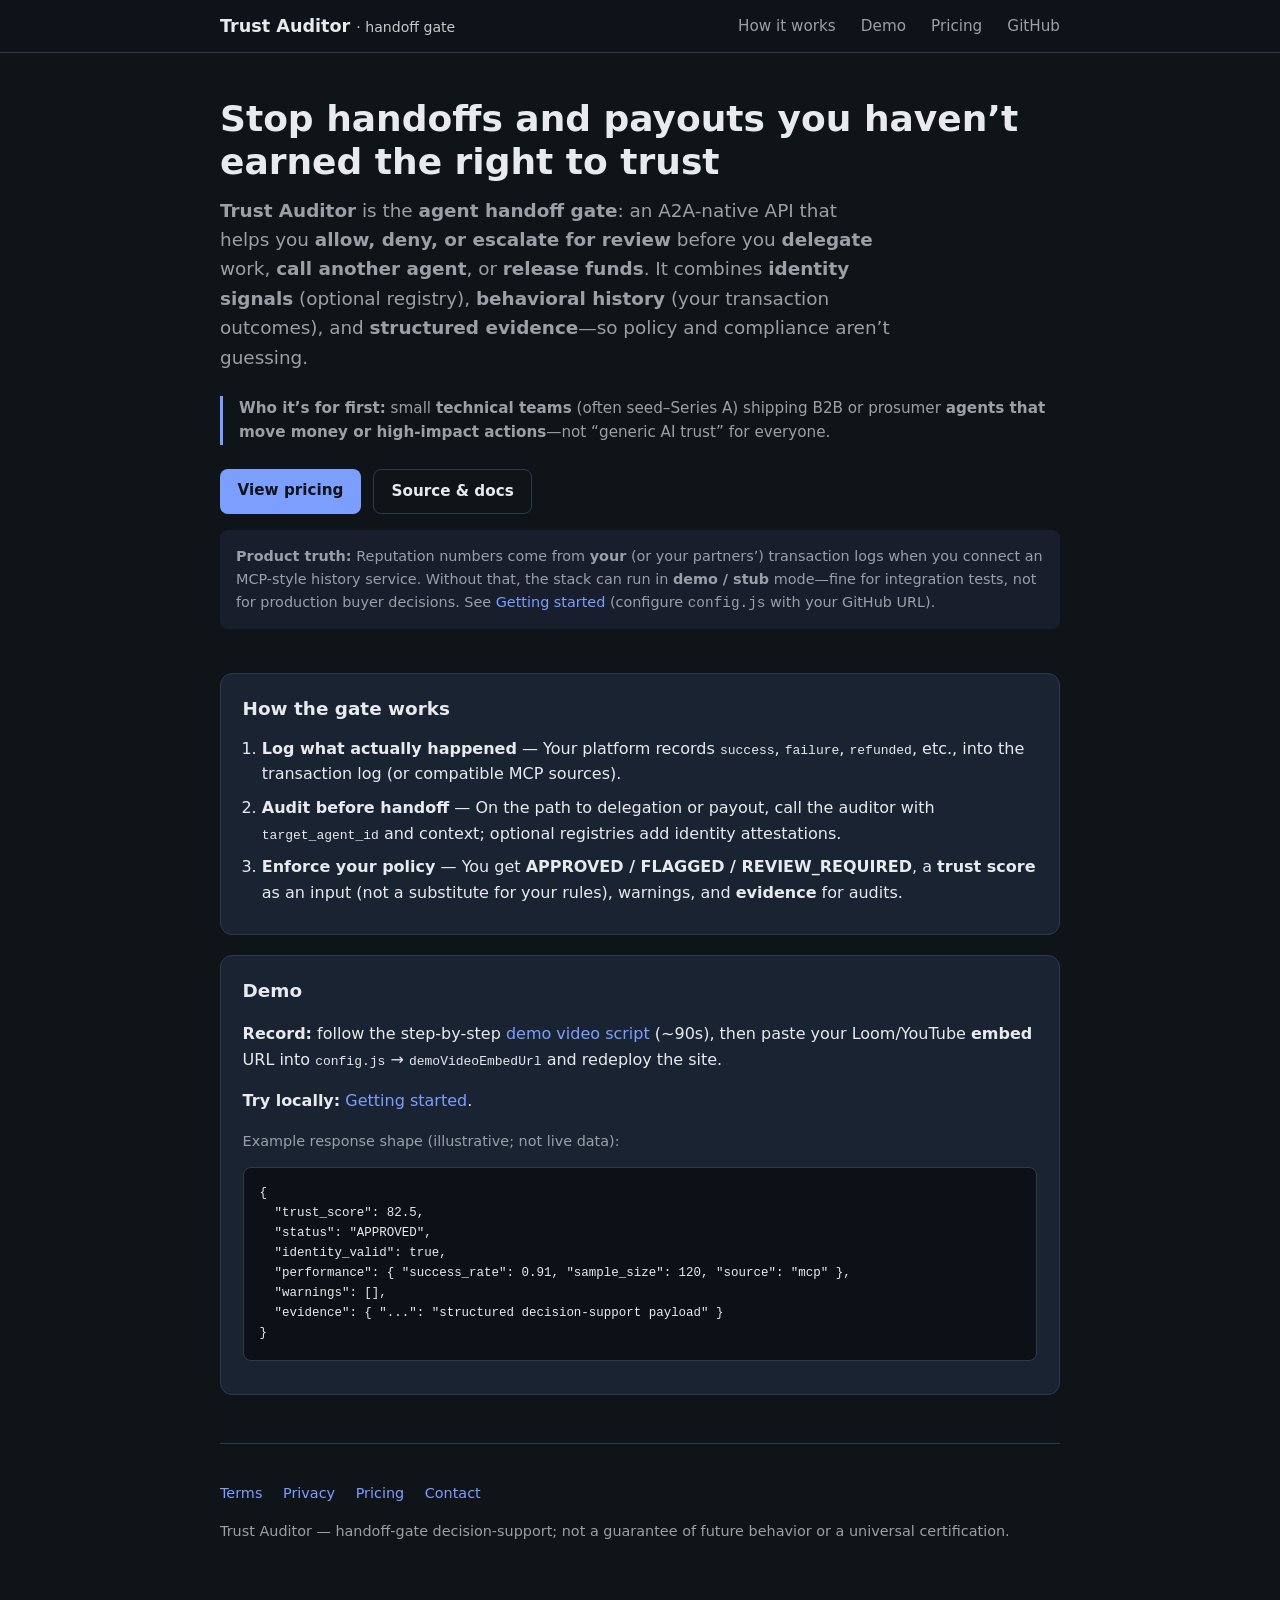
<file: reputation-auditor-site/index.html>
<!doctype html>
<html lang="en">
<head>
  <meta charset="utf-8" />
  <meta name="viewport" content="width=device-width, initial-scale=1" />
  <meta name="description" content="Trust Auditor — agent handoff gate (A2A). Allow, deny, or review before delegating to another agent or releasing funds. Identity + behavioral history + evidence." />
  <title>Trust Auditor — Agent handoff gate</title>
  <link rel="stylesheet" href="./styles.css" />
</head>
<body>
  <header class="site-header">
    <div class="header-inner">
      <a class="brand" href="./index.html">Trust Auditor <span style="font-weight:500;opacity:0.85;font-size:0.88rem">· handoff gate</span></a>
      <nav>
        <a href="./index.html#how">How it works</a>
        <a href="./index.html#demo">Demo</a>
        <a href="./pricing.html">Pricing</a>
        <a href="#" data-role="github">GitHub</a>
      </nav>
    </div>
  </header>

  <main class="wrap">
    <section class="hero">
      <h1>Stop handoffs and payouts you haven’t earned the right to trust</h1>
      <p class="lead">
        <strong>Trust Auditor</strong> is the <strong>agent handoff gate</strong>: an A2A-native API that helps you
        <strong>allow, deny, or escalate for review</strong> before you <strong>delegate</strong> work,
        <strong>call another agent</strong>, or <strong>release funds</strong>. It combines <strong>identity signals</strong>
        (optional registry), <strong>behavioral history</strong> (your transaction outcomes), and
        <strong>structured evidence</strong>—so policy and compliance aren’t guessing.
      </p>
      <p class="icp">
        <strong>Who it’s for first:</strong> small <strong>technical teams</strong> (often seed–Series A) shipping B2B or prosumer
        <strong>agents that move money or high-impact actions</strong>—not “generic AI trust” for everyone.
      </p>
      <div class="cta-row">
        <a class="btn btn-primary" href="./pricing.html">View pricing</a>
        <a class="btn btn-secondary" href="#" data-role="github">Source &amp; docs</a>
      </div>
      <p class="truth">
        <strong>Product truth:</strong> Reputation numbers come from <strong>your</strong> (or your partners’) transaction logs when you connect an MCP-style history service.
        Without that, the stack can run in <strong>demo / stub</strong> mode—fine for integration tests, not for production buyer decisions.
        See <a href="#" data-role="getting-started">Getting started</a> (configure <code>config.js</code> with your GitHub URL).
      </p>
    </section>

    <section id="how" class="card">
      <h2>How the gate works</h2>
      <ol class="steps">
        <li><strong>Log what actually happened</strong> — Your platform records <code>success</code>, <code>failure</code>, <code>refunded</code>, etc., into the transaction log (or compatible MCP sources).</li>
        <li><strong>Audit before handoff</strong> — On the path to delegation or payout, call the auditor with <code>target_agent_id</code> and context; optional registries add identity attestations.</li>
        <li><strong>Enforce your policy</strong> — You get <strong>APPROVED / FLAGGED / REVIEW_REQUIRED</strong>, a <strong>trust score</strong> as an input (not a substitute for your rules), warnings, and <strong>evidence</strong> for audits.</li>
      </ol>
    </section>

    <section id="demo" class="card">
      <h2>Demo</h2>
      <p>
        <strong>Record:</strong> follow the step-by-step
        <a href="https://github.com/mauriciohollando/identityAgent/blob/main/docs/DEMO_VIDEO_SCRIPT.md">demo video script</a>
        (~90s), then paste your Loom/YouTube <strong>embed</strong> URL into
        <code>config.js</code> → <code>demoVideoEmbedUrl</code> and redeploy the site.
      </p>
      <p>
        <strong>Try locally:</strong>
        <a href="https://github.com/mauriciohollando/identityAgent/blob/main/docs/GETTING_STARTED.md">Getting started</a>.
      </p>
      <div id="demo-video-embed"></div>
      <p class="muted" style="color:var(--muted);font-size:0.9rem;margin-top:1rem">
        Example response shape (illustrative; not live data):
      </p>
      <pre class="sample-json">{
  "trust_score": 82.5,
  "status": "APPROVED",
  "identity_valid": true,
  "performance": { "success_rate": 0.91, "sample_size": 120, "source": "mcp" },
  "warnings": [],
  "evidence": { "...": "structured decision-support payload" }
}</pre>
    </section>

    <footer class="site-footer">
      <p>
        <a href="./terms.html">Terms</a>
        <a href="./privacy.html">Privacy</a>
        <a href="./pricing.html">Pricing</a>
        <a href="#" data-role="contact-email" data-show-address="false">Contact</a>
      </p>
      <p>Trust Auditor — handoff-gate decision-support; not a guarantee of future behavior or a universal certification.</p>
    </footer>
  </main>

  <script src="./config.js"></script>
  <script src="./site.js"></script>
</body>
</html>
</file>
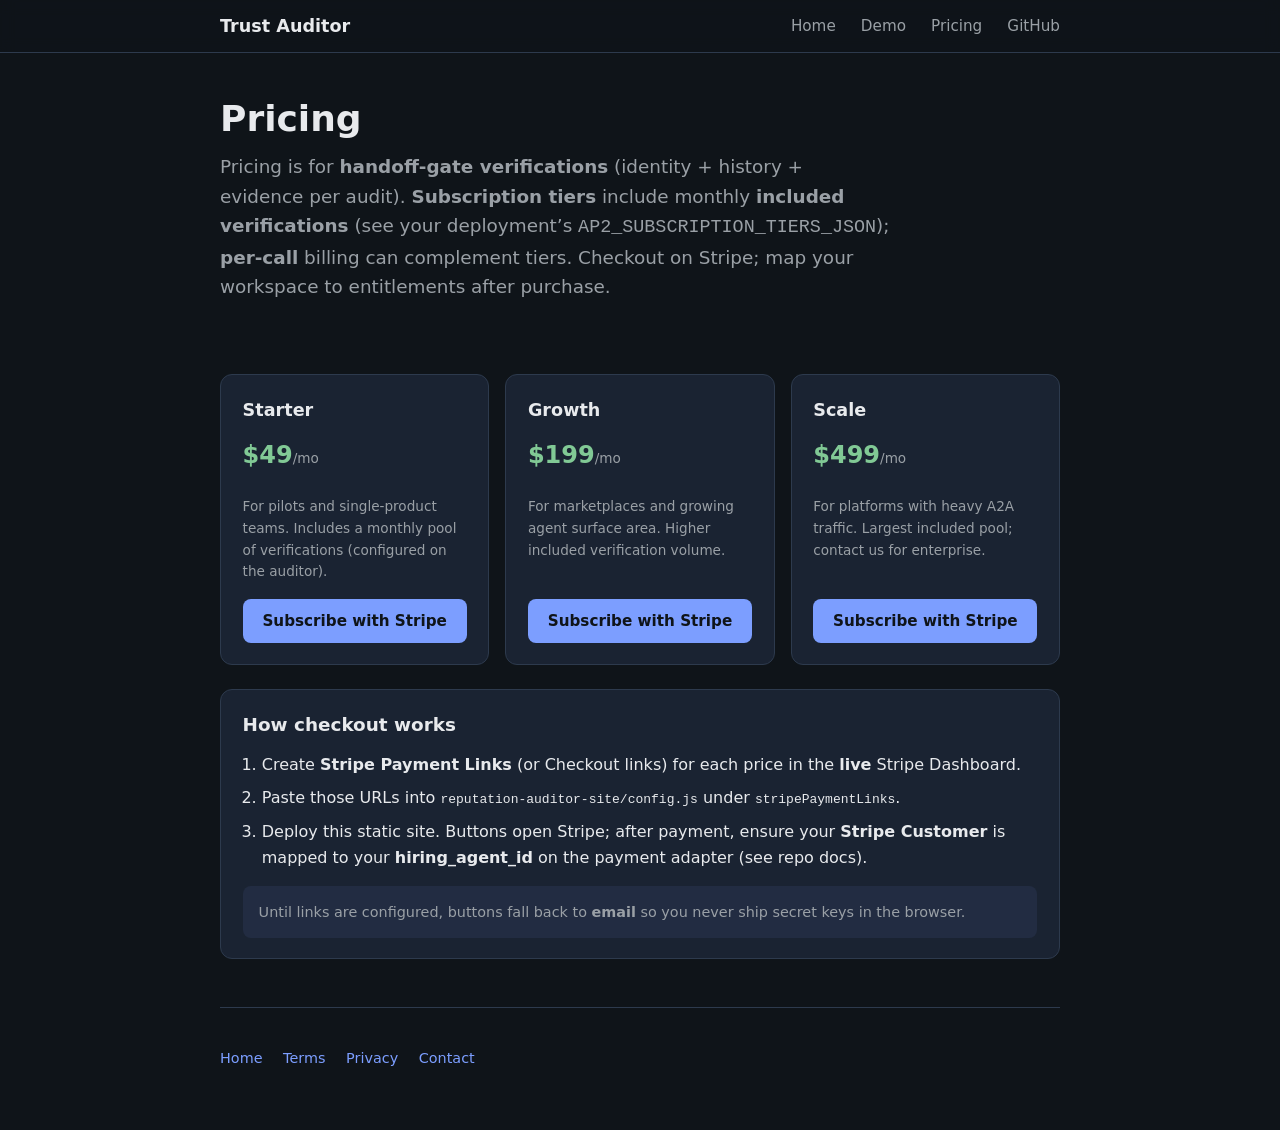
<file: reputation-auditor-site/pricing.html>
<!doctype html>
<html lang="en">
<head>
  <meta charset="utf-8" />
  <meta name="viewport" content="width=device-width, initial-scale=1" />
  <meta name="description" content="Trust Auditor — pricing for the agent handoff gate. Starter, Growth, Scale verification tiers." />
  <title>Pricing — Trust Auditor (handoff gate)</title>
  <link rel="stylesheet" href="./styles.css" />
</head>
<body>
  <header class="site-header">
    <div class="header-inner">
      <a class="brand" href="./index.html">Trust Auditor</a>
      <nav>
        <a href="./index.html">Home</a>
        <a href="./index.html#demo">Demo</a>
        <a href="./pricing.html">Pricing</a>
        <a href="#" data-role="github">GitHub</a>
      </nav>
    </div>
  </header>

  <main class="wrap">
    <section class="hero">
      <h1>Pricing</h1>
      <p class="lead">
        Pricing is for <strong>handoff-gate verifications</strong> (identity + history + evidence per audit).
        <strong>Subscription tiers</strong> include monthly <strong>included verifications</strong> (see your deployment’s
        <code>AP2_SUBSCRIPTION_TIERS_JSON</code>); <strong>per-call</strong> billing can complement tiers.
        Checkout on Stripe; map your workspace to entitlements after purchase.
      </p>
    </section>

    <div class="pricing-grid">
      <div class="price-card">
        <h3>Starter</h3>
        <p class="amt">$49<span style="font-size:0.85rem;font-weight:400;color:var(--muted)">/mo</span></p>
        <p class="note">For pilots and single-product teams. Includes a monthly pool of verifications (configured on the auditor).</p>
        <a class="btn btn-primary" href="#" data-subscribe="starter">Subscribe</a>
      </div>
      <div class="price-card">
        <h3>Growth</h3>
        <p class="amt">$199<span style="font-size:0.85rem;font-weight:400;color:var(--muted)">/mo</span></p>
        <p class="note">For marketplaces and growing agent surface area. Higher included verification volume.</p>
        <a class="btn btn-primary" href="#" data-subscribe="growth">Subscribe</a>
      </div>
      <div class="price-card">
        <h3>Scale</h3>
        <p class="amt">$499<span style="font-size:0.85rem;font-weight:400;color:var(--muted)">/mo</span></p>
        <p class="note">For platforms with heavy A2A traffic. Largest included pool; contact us for enterprise.</p>
        <a class="btn btn-primary" href="#" data-subscribe="scale">Subscribe</a>
      </div>
    </div>

    <section class="card">
      <h2>How checkout works</h2>
      <ol class="steps">
        <li>Create <strong>Stripe Payment Links</strong> (or Checkout links) for each price in the <strong>live</strong> Stripe Dashboard.</li>
        <li>Paste those URLs into <code>reputation-auditor-site/config.js</code> under <code>stripePaymentLinks</code>.</li>
        <li>Deploy this static site. Buttons open Stripe; after payment, ensure your <strong>Stripe Customer</strong> is mapped to your <strong>hiring_agent_id</strong> on the payment adapter (see repo docs).</li>
      </ol>
      <p class="truth">
        Until links are configured, buttons fall back to <strong>email</strong> so you never ship secret keys in the browser.
      </p>
    </section>

    <footer class="site-footer">
      <p>
        <a href="./index.html">Home</a>
        <a href="./terms.html">Terms</a>
        <a href="./privacy.html">Privacy</a>
        <a href="#" data-role="contact-email" data-show-address="false">Contact</a>
      </p>
    </footer>
  </main>

  <script src="./config.js"></script>
  <script src="./site.js"></script>
</body>
</html>
</file>
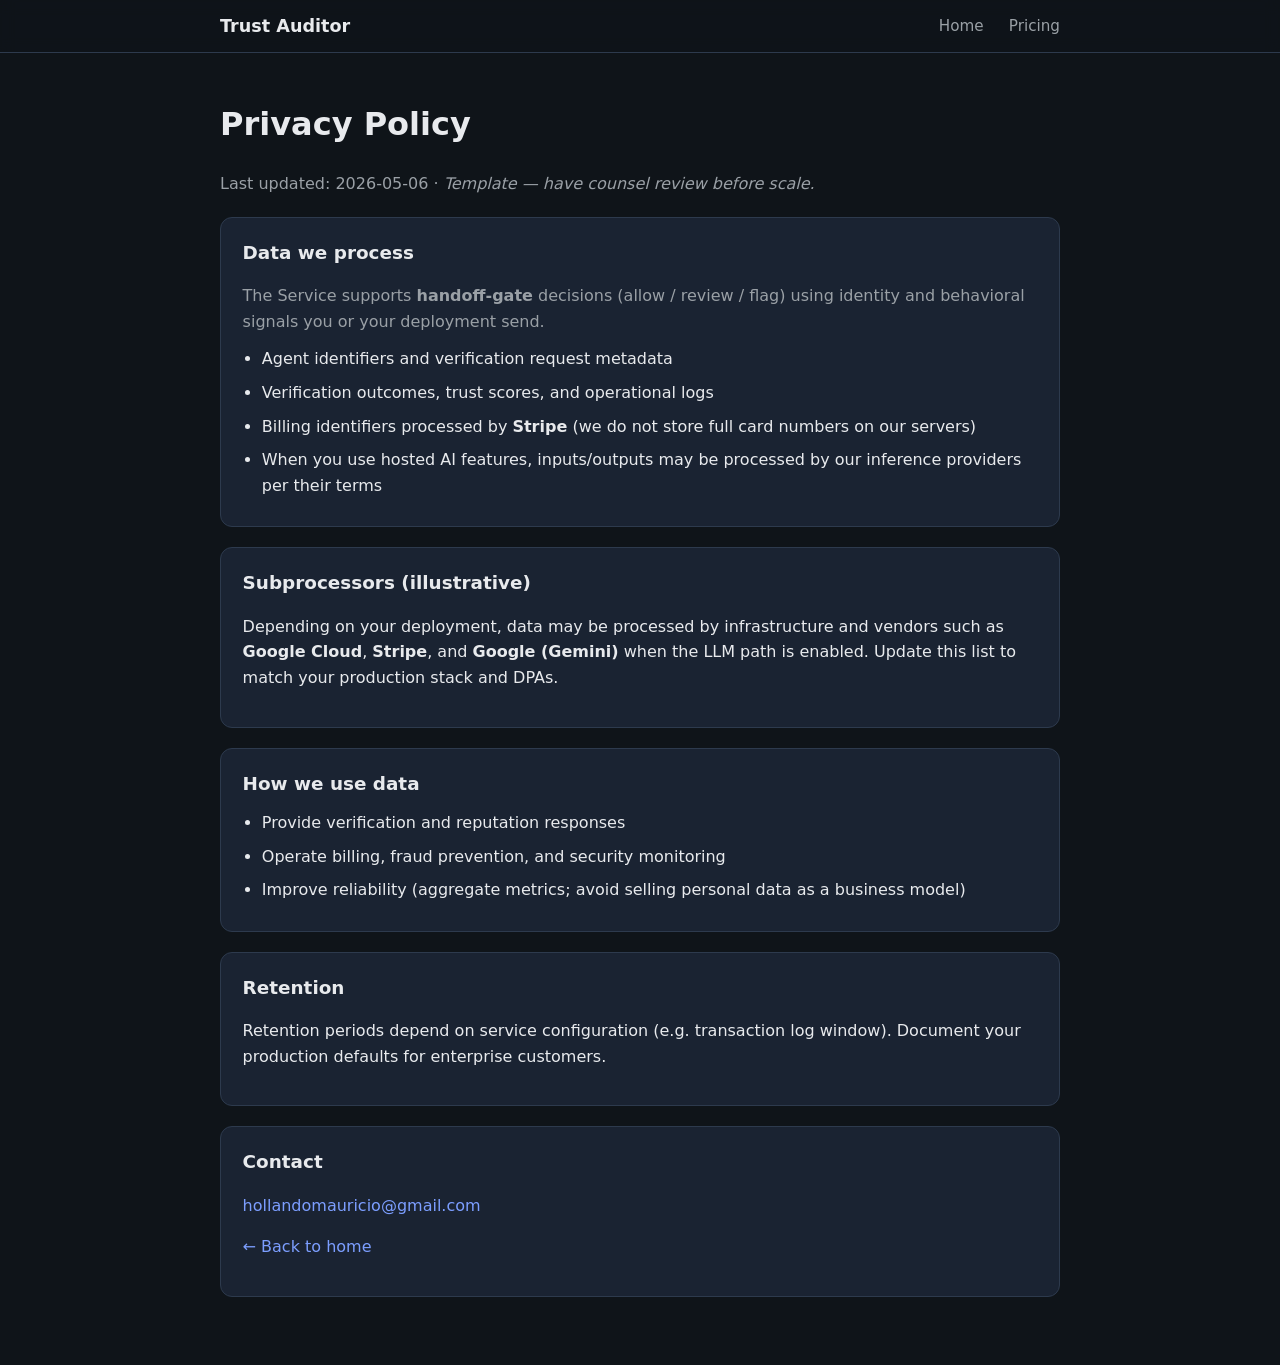
<file: reputation-auditor-site/privacy.html>
<!doctype html>
<html lang="en">
<head>
  <meta charset="utf-8" />
  <meta name="viewport" content="width=device-width, initial-scale=1" />
  <title>Privacy Policy — Trust Auditor</title>
  <link rel="stylesheet" href="./styles.css" />
</head>
<body>
  <header class="site-header">
    <div class="header-inner">
      <a class="brand" href="./index.html">Trust Auditor</a>
      <nav>
        <a href="./index.html">Home</a>
        <a href="./pricing.html">Pricing</a>
      </nav>
    </div>
  </header>

  <main class="wrap" style="padding-top:1.5rem">
    <h1>Privacy Policy</h1>
    <p style="color:var(--muted)">Last updated: 2026-05-06 · <em>Template — have counsel review before scale.</em></p>

    <div class="card">
      <h2>Data we process</h2>
      <p style="color:var(--muted);margin-bottom:0.75rem">
        The Service supports <strong>handoff-gate</strong> decisions (allow / review / flag) using identity and behavioral signals you or your deployment send.
      </p>
      <ul class="steps">
        <li>Agent identifiers and verification request metadata</li>
        <li>Verification outcomes, trust scores, and operational logs</li>
        <li>Billing identifiers processed by <strong>Stripe</strong> (we do not store full card numbers on our servers)</li>
        <li>When you use hosted AI features, inputs/outputs may be processed by our inference providers per their terms</li>
      </ul>
    </div>

    <div class="card">
      <h2>Subprocessors (illustrative)</h2>
      <p>
        Depending on your deployment, data may be processed by infrastructure and vendors such as
        <strong>Google Cloud</strong>, <strong>Stripe</strong>, and <strong>Google (Gemini)</strong> when the LLM path is enabled.
        Update this list to match your production stack and DPAs.
      </p>
    </div>

    <div class="card">
      <h2>How we use data</h2>
      <ul class="steps">
        <li>Provide verification and reputation responses</li>
        <li>Operate billing, fraud prevention, and security monitoring</li>
        <li>Improve reliability (aggregate metrics; avoid selling personal data as a business model)</li>
      </ul>
    </div>

    <div class="card">
      <h2>Retention</h2>
      <p>
        Retention periods depend on service configuration (e.g. transaction log window). Document your production defaults
        for enterprise customers.
      </p>
    </div>

    <div class="card">
      <h2>Contact</h2>
      <p><a href="mailto:hollandomauricio@gmail.com" data-role="contact-email">hollandomauricio@gmail.com</a></p>
      <p><a href="./index.html">← Back to home</a></p>
    </div>
  </main>
  <script src="./config.js"></script>
  <script src="./site.js"></script>
</body>
</html>
</file>
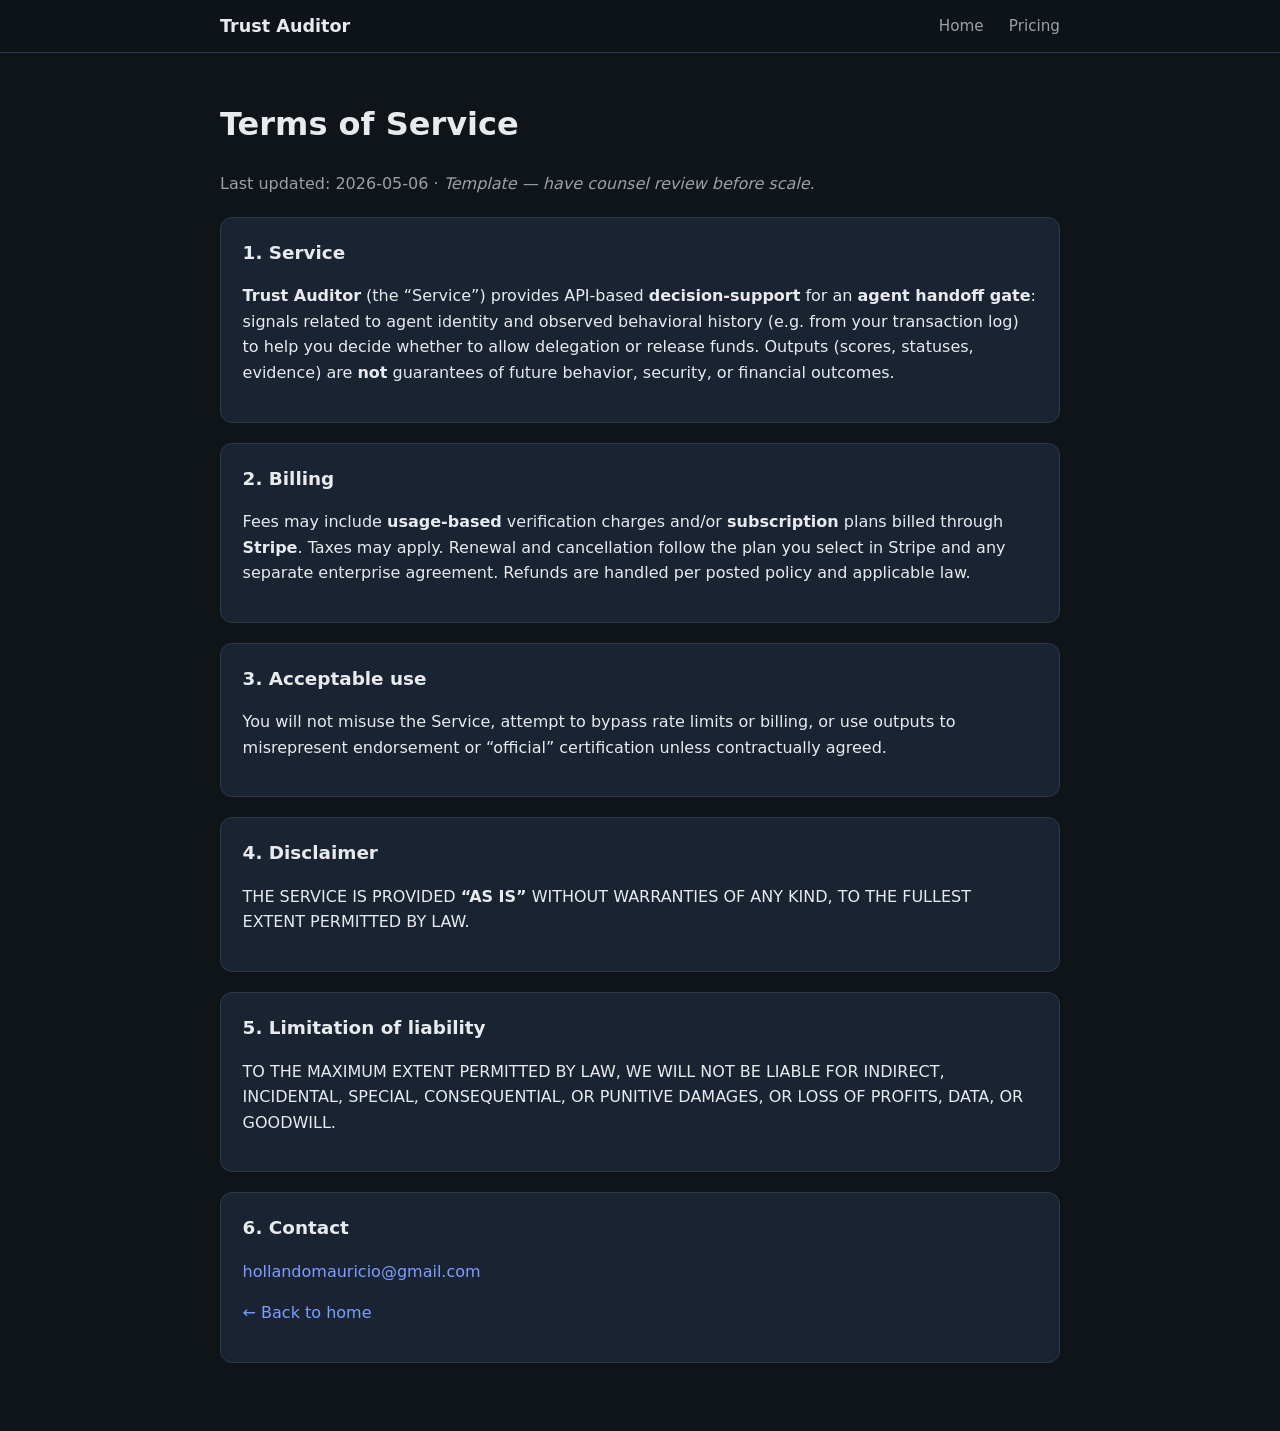
<file: reputation-auditor-site/terms.html>
<!doctype html>
<html lang="en">
<head>
  <meta charset="utf-8" />
  <meta name="viewport" content="width=device-width, initial-scale=1" />
  <title>Terms of Service — Trust Auditor</title>
  <link rel="stylesheet" href="./styles.css" />
</head>
<body>
  <header class="site-header">
    <div class="header-inner">
      <a class="brand" href="./index.html">Trust Auditor</a>
      <nav>
        <a href="./index.html">Home</a>
        <a href="./pricing.html">Pricing</a>
      </nav>
    </div>
  </header>

  <main class="wrap" style="padding-top:1.5rem">
    <h1>Terms of Service</h1>
    <p style="color:var(--muted)">Last updated: 2026-05-06 · <em>Template — have counsel review before scale.</em></p>

    <div class="card">
      <h2>1. Service</h2>
      <p>
        <strong>Trust Auditor</strong> (the “Service”) provides API-based <strong>decision-support</strong> for an
        <strong>agent handoff gate</strong>: signals related to agent identity and observed behavioral history (e.g. from your
        transaction log) to help you decide whether to allow delegation or release funds. Outputs (scores, statuses, evidence)
        are <strong>not</strong> guarantees of future behavior, security, or financial outcomes.
      </p>
    </div>

    <div class="card">
      <h2>2. Billing</h2>
      <p>
        Fees may include <strong>usage-based</strong> verification charges and/or <strong>subscription</strong> plans billed through
        <strong>Stripe</strong>. Taxes may apply. Renewal and cancellation follow the plan you select in Stripe and any
        separate enterprise agreement. Refunds are handled per posted policy and applicable law.
      </p>
    </div>

    <div class="card">
      <h2>3. Acceptable use</h2>
      <p>
        You will not misuse the Service, attempt to bypass rate limits or billing, or use outputs to misrepresent
        endorsement or “official” certification unless contractually agreed.
      </p>
    </div>

    <div class="card">
      <h2>4. Disclaimer</h2>
      <p>
        THE SERVICE IS PROVIDED <strong>“AS IS”</strong> WITHOUT WARRANTIES OF ANY KIND, TO THE FULLEST EXTENT PERMITTED BY LAW.
      </p>
    </div>

    <div class="card">
      <h2>5. Limitation of liability</h2>
      <p>
        TO THE MAXIMUM EXTENT PERMITTED BY LAW, WE WILL NOT BE LIABLE FOR INDIRECT, INCIDENTAL, SPECIAL, CONSEQUENTIAL,
        OR PUNITIVE DAMAGES, OR LOSS OF PROFITS, DATA, OR GOODWILL.
      </p>
    </div>

    <div class="card">
      <h2>6. Contact</h2>
      <p><a href="mailto:hollandomauricio@gmail.com" data-role="contact-email">hollandomauricio@gmail.com</a></p>
      <p><a href="./index.html">← Back to home</a></p>
    </div>
  </main>
  <script src="./config.js"></script>
  <script src="./site.js"></script>
</body>
</html>
</file>
<file: reputation-auditor-site/styles.css>
:root {
  --bg: #0f1419;
  --surface: #1a2332;
  --text: #e8eaed;
  --muted: #9aa0a6;
  --accent: #7c9eff;
  --accent-hover: #a8bfff;
  --border: #2d3a4d;
  --ok: #81c995;
}

* { box-sizing: border-box; }

body {
  font-family: "Segoe UI", system-ui, -apple-system, sans-serif;
  margin: 0;
  background: var(--bg);
  color: var(--text);
  line-height: 1.6;
  min-height: 100vh;
}

a { color: var(--accent); text-decoration: none; }
a:hover { color: var(--accent-hover); text-decoration: underline; }

.wrap {
  max-width: 880px;
  margin: 0 auto;
  padding: 0 1.25rem 3rem;
}

header.site-header {
  border-bottom: 1px solid var(--border);
  background: rgba(15, 20, 25, 0.92);
  position: sticky;
  top: 0;
  z-index: 10;
  backdrop-filter: blur(8px);
}

.header-inner {
  max-width: 880px;
  margin: 0 auto;
  padding: 0.75rem 1.25rem;
  display: flex;
  align-items: center;
  justify-content: space-between;
  flex-wrap: wrap;
  gap: 0.75rem;
}

.brand {
  font-weight: 700;
  font-size: 1.1rem;
  color: var(--text);
}
.brand:hover { text-decoration: none; color: var(--accent); }

nav a {
  margin-left: 1.25rem;
  font-size: 0.95rem;
  color: var(--muted);
}
nav a:hover { color: var(--accent); }

.hero {
  padding: 2.75rem 0 1.5rem;
}

.hero h1 {
  font-size: clamp(1.75rem, 4vw, 2.25rem);
  font-weight: 700;
  line-height: 1.2;
  margin: 0 0 0.75rem;
}

.lead {
  font-size: 1.15rem;
  color: var(--muted);
  max-width: 42rem;
  margin: 0 0 1.5rem;
}

.icp {
  font-size: 0.95rem;
  color: var(--muted);
  border-left: 3px solid var(--accent);
  padding-left: 1rem;
  margin: 1.5rem 0;
}

.cta-row {
  display: flex;
  flex-wrap: wrap;
  gap: 0.75rem;
  margin-top: 1.25rem;
}

.btn {
  display: inline-block;
  padding: 0.6rem 1.1rem;
  border-radius: 8px;
  font-weight: 600;
  font-size: 0.95rem;
}
.btn-primary {
  background: var(--accent);
  color: var(--bg) !important;
}
.btn-primary:hover { background: var(--accent-hover); text-decoration: none; }
.btn-secondary {
  border: 1px solid var(--border);
  color: var(--text) !important;
}
.btn-secondary:hover { border-color: var(--accent); text-decoration: none; }

.card {
  background: var(--surface);
  border: 1px solid var(--border);
  border-radius: 12px;
  padding: 1.25rem 1.35rem;
  margin: 1.25rem 0;
}

.card h2 {
  margin: 0 0 0.75rem;
  font-size: 1.15rem;
}

.steps { margin: 0; padding-left: 1.2rem; }
.steps li { margin: 0.5rem 0; }

.truth {
  font-size: 0.9rem;
  color: var(--muted);
  background: rgba(124, 158, 255, 0.08);
  border-radius: 8px;
  padding: 0.9rem 1rem;
  margin: 1rem 0 0;
}

.sample-json {
  font-family: ui-monospace, monospace;
  font-size: 0.78rem;
  background: #0d1117;
  border: 1px solid var(--border);
  border-radius: 8px;
  padding: 1rem;
  overflow-x: auto;
  white-space: pre-wrap;
  word-break: break-all;
}

.pricing-grid {
  display: grid;
  grid-template-columns: repeat(auto-fit, minmax(240px, 1fr));
  gap: 1rem;
  margin: 1.5rem 0;
}

.price-card {
  background: var(--surface);
  border: 1px solid var(--border);
  border-radius: 12px;
  padding: 1.35rem;
  display: flex;
  flex-direction: column;
}
.price-card h3 { margin: 0 0 0.25rem; font-size: 1.1rem; }
.price-card .amt { font-size: 1.5rem; font-weight: 700; color: var(--ok); margin: 0.5rem 0; }
.price-card .note { font-size: 0.85rem; color: var(--muted); flex: 1; margin-bottom: 1rem; }
.price-card a.btn { text-align: center; margin-top: auto; }

footer.site-footer {
  margin-top: 3rem;
  padding-top: 1.5rem;
  border-top: 1px solid var(--border);
  font-size: 0.9rem;
  color: var(--muted);
}

footer.site-footer a { margin-right: 1rem; }
</file>
